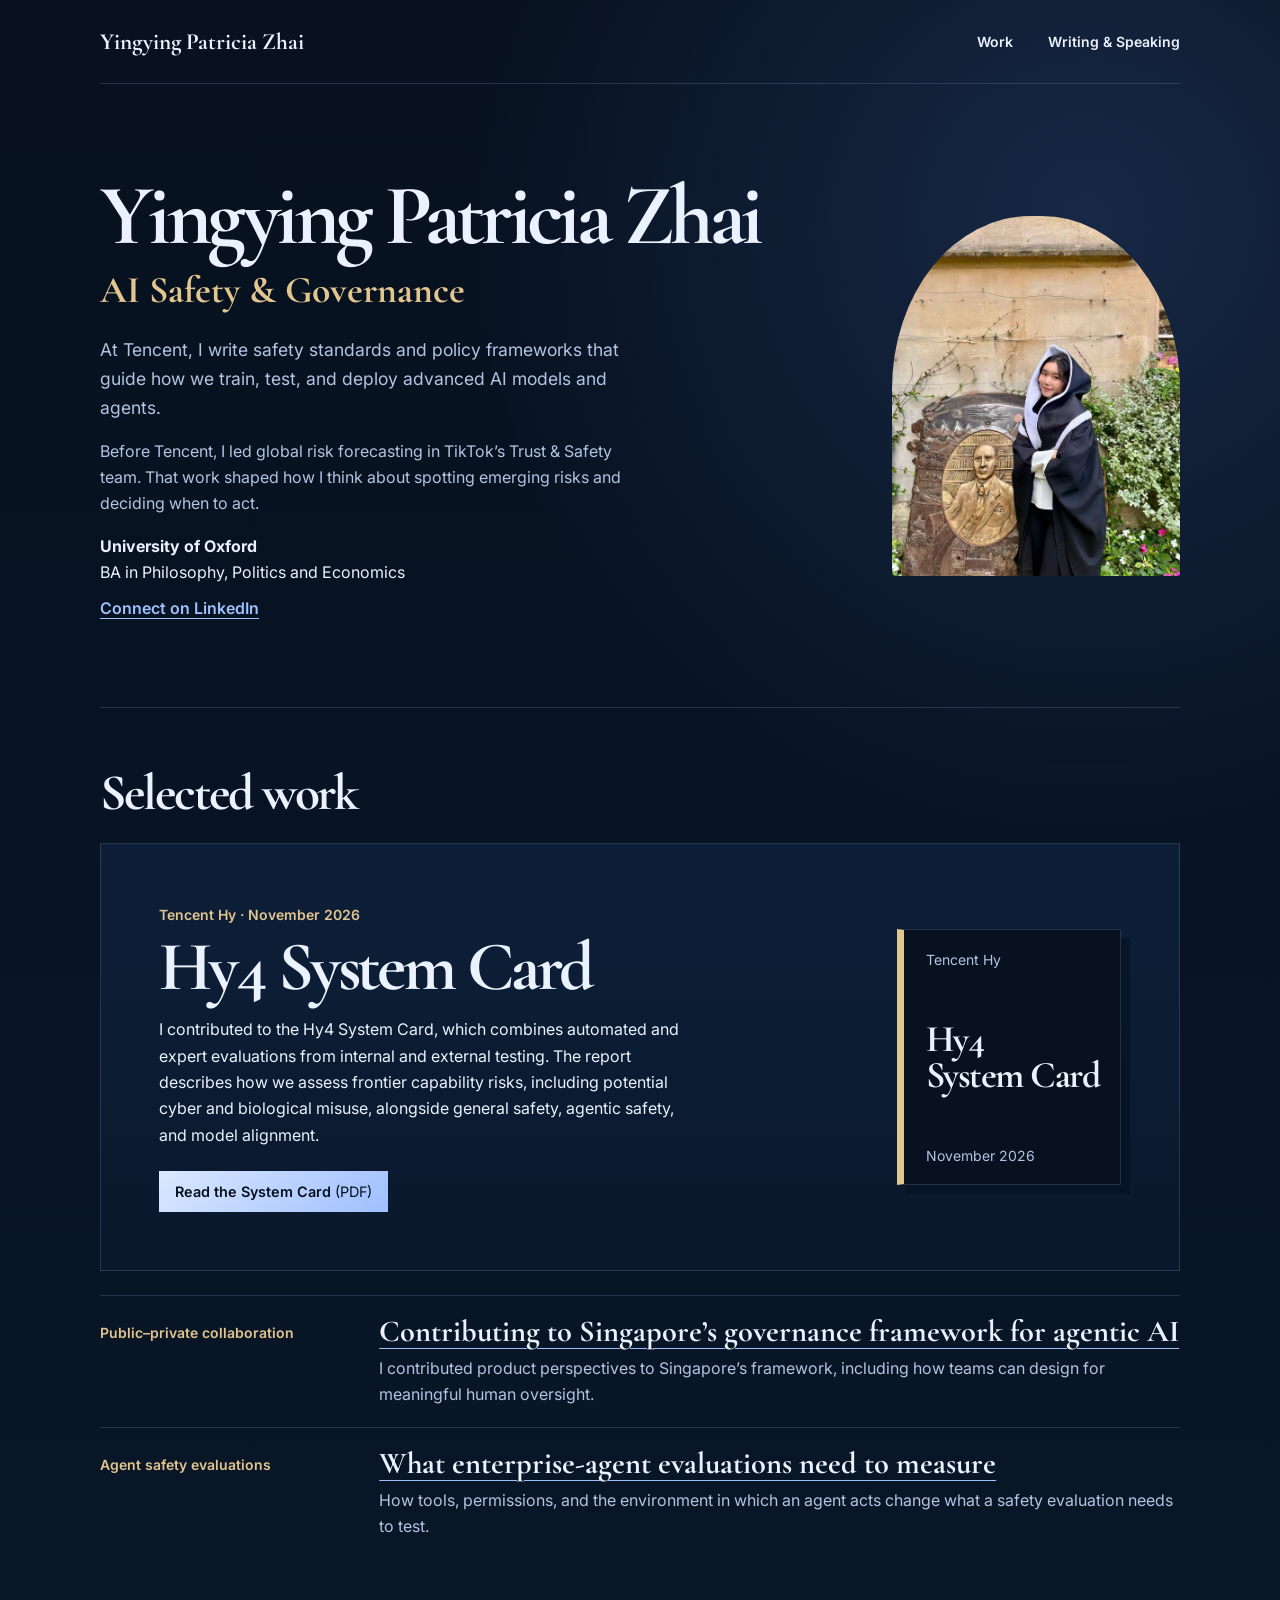
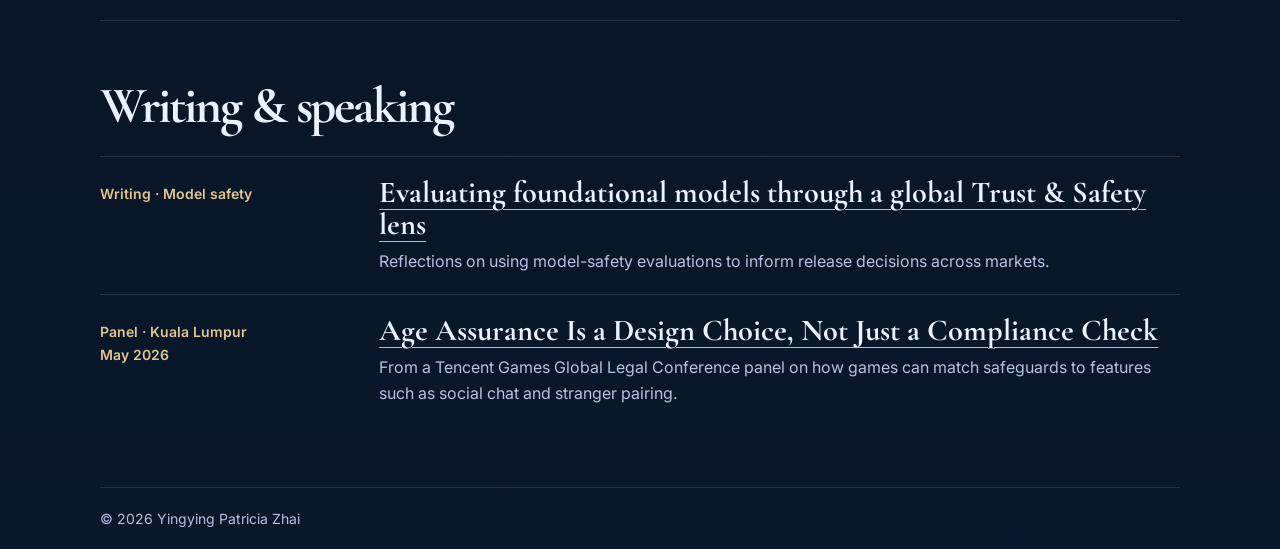
<file: index.html>
<!doctype html>
<html lang="en">
<head>
  <meta charset="utf-8">
  <meta name="viewport" content="width=device-width, initial-scale=1">
  <meta name="description" content="Yingying Patricia Zhai works on AI safety and governance at Tencent. Explore selected work on model evaluation, agentic AI, and human oversight.">
  <title>Yingying Patricia Zhai · AI Safety &amp; Governance</title>
  <link rel="preconnect" href="https://fonts.googleapis.com">
  <link rel="preconnect" href="https://fonts.gstatic.com" crossorigin>
  <link href="https://fonts.googleapis.com/css2?family=Inter:wght@400;500;600;700&amp;family=Cormorant+Garamond:wght@500;600;700&amp;display=swap" rel="stylesheet">
  <link rel="stylesheet" href="home.css">
</head>
<body>
  <a class="skip-link" href="#main">Skip to content</a>
  <header class="site-header wrap">
    <a class="brand" href="index.html">Yingying Patricia Zhai</a>
    <nav aria-label="Main navigation">
      <a href="#work">Work</a>
      <a href="#speaking">Writing &amp; Speaking</a>
    </nav>
  </header>
  <main id="main" class="wrap">
    <section class="hero" id="about" aria-labelledby="page-title">
      <div class="hero-copy">
        <h1 id="page-title">Yingying Patricia Zhai</h1>
        <p class="hero-topic">AI Safety &amp; Governance</p>
        <p class="intro">At Tencent, I write safety standards and policy frameworks that guide how we train, test, and deploy advanced AI models and agents.</p>
        <p class="background">Before Tencent, I led global risk forecasting in TikTok’s Trust &amp; Safety team. That work shaped how I think about spotting emerging risks and deciding when to act.</p>
        <p class="education"><strong>University of Oxford</strong><br>BA in Philosophy, Politics and Economics</p>
        <a class="text-link" href="https://www.linkedin.com/in/yingying-zhai-735212192/">Connect on LinkedIn</a>
      </div>
      <img class="portrait" src="assets/profile-v2.jpg" alt="Portrait of Yingying Patricia Zhai" fetchpriority="high">
    </section>

    <section class="section" id="work" aria-labelledby="work-title">
      <h2 id="work-title">Selected work</h2>
      <article class="featured">
        <div class="featured-copy">
          <p class="meta">Tencent Hy · November 2026</p>
          <h3>Hy4 System Card</h3>
          <p>I contributed to the Hy4 System Card, which combines automated and expert evaluations from internal and external testing. The report describes how we assess frontier capability risks, including potential cyber and biological misuse, alongside general safety, agentic safety, and model alignment.</p>
          <div class="project-links">
            <a class="button" href="https://hy.tencent.ai/Hy4_system_card.pdf">Read the System Card <span>(PDF)</span></a>
            <!-- Add an official blog link here once Tencent publishes the companion post. -->
          </div>
        </div>
        <a class="document-link" href="https://hy.tencent.ai/Hy4_system_card.pdf" aria-label="Open the Hy4 System Card PDF">
          <span class="document" aria-hidden="true">
            <span class="document-publisher">Tencent Hy</span>
            <span class="document-title">Hy4<br>System Card</span>
            <span class="document-date">November 2026</span>
          </span>
        </a>
      </article>
      <div class="entries governance">
        <article class="entry">
          <p class="meta">Public–private collaboration</p>
          <div>
            <h3><a href="https://www.linkedin.com/posts/yingying-zhai-735212192_very-grateful-to-have-worked-with-imdas-ugcPost-7472564820370845698-bLOQ/">Contributing to Singapore’s governance framework for agentic AI</a></h3>
            <p>I contributed product perspectives to Singapore’s framework, including how teams can design for meaningful human oversight.</p>
          </div>
        </article>
        <article class="entry">
          <p class="meta">Agent safety evaluations</p>
          <div>
            <h3><a href="https://www.linkedin.com/posts/yingying-zhai-735212192_agenticai-aievals-aisafety-share-7487468355034062848-gx5T/">What enterprise-agent evaluations need to measure</a></h3>
            <p>How tools, permissions, and the environment in which an agent acts change what a safety evaluation needs to test.</p>
          </div>
        </article>
      </div>
    </section>

    <section class="section" id="speaking" aria-labelledby="speaking-title">
      <h2 id="speaking-title">Writing &amp; speaking</h2>
      <div class="entries">
        <article class="entry">
          <p class="meta">Writing · Model safety</p>
          <div>
            <h3><a href="https://www.linkedin.com/feed/update/urn:li:activity:7490690073794060288/">Evaluating foundational models through a global Trust &amp; Safety lens</a></h3>
            <p>Reflections on using model-safety evaluations to inform release decisions across markets.</p>
          </div>
        </article>
        <article class="entry">
          <p class="meta">Panel · Kuala Lumpur<br>May 2026</p>
          <div>
            <h3><a href="age-assurance.html">Age Assurance Is a Design Choice, Not Just a Compliance Check</a></h3>
            <p>From a Tencent Games Global Legal Conference panel on how games can match safeguards to features such as social chat and stranger pairing.</p>
          </div>
        </article>
      </div>
    </section>

  </main>
  <footer class="wrap">© 2026 Yingying Patricia Zhai</footer>
</body>
</html>
</file>
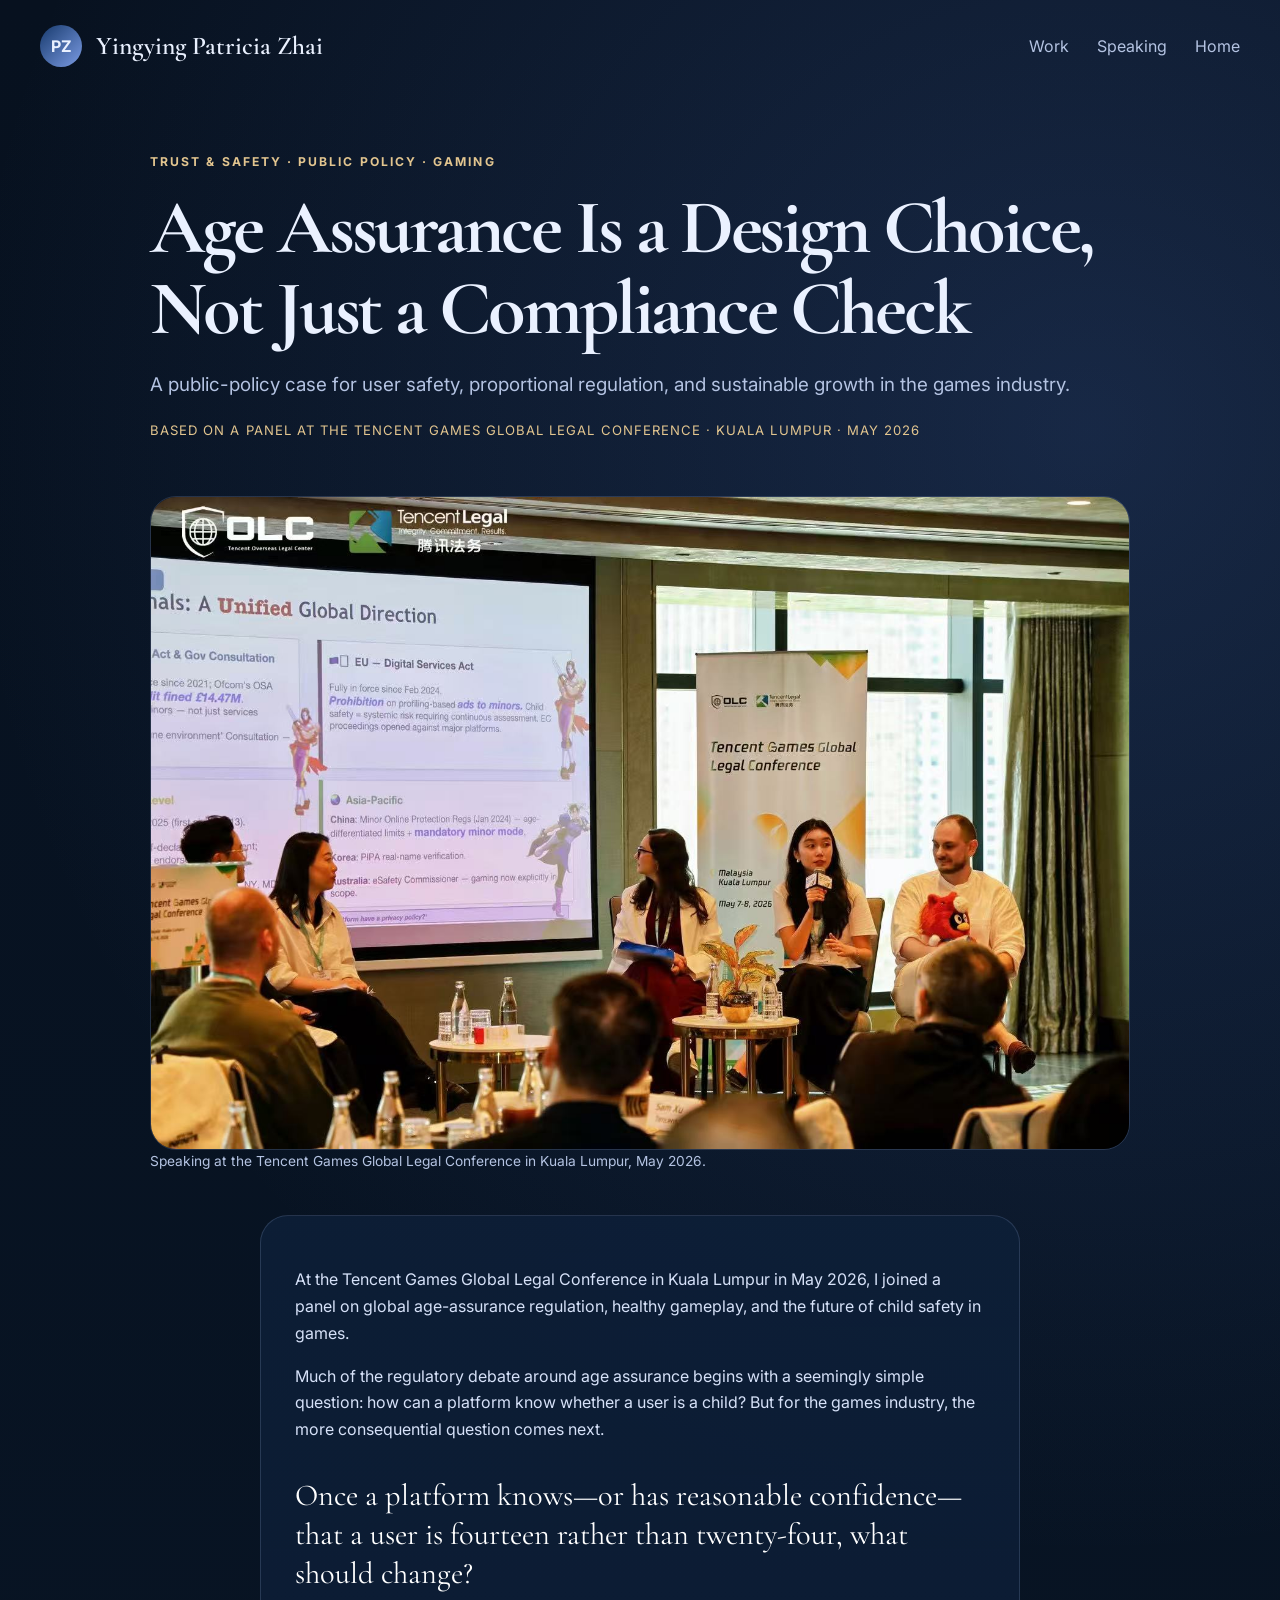
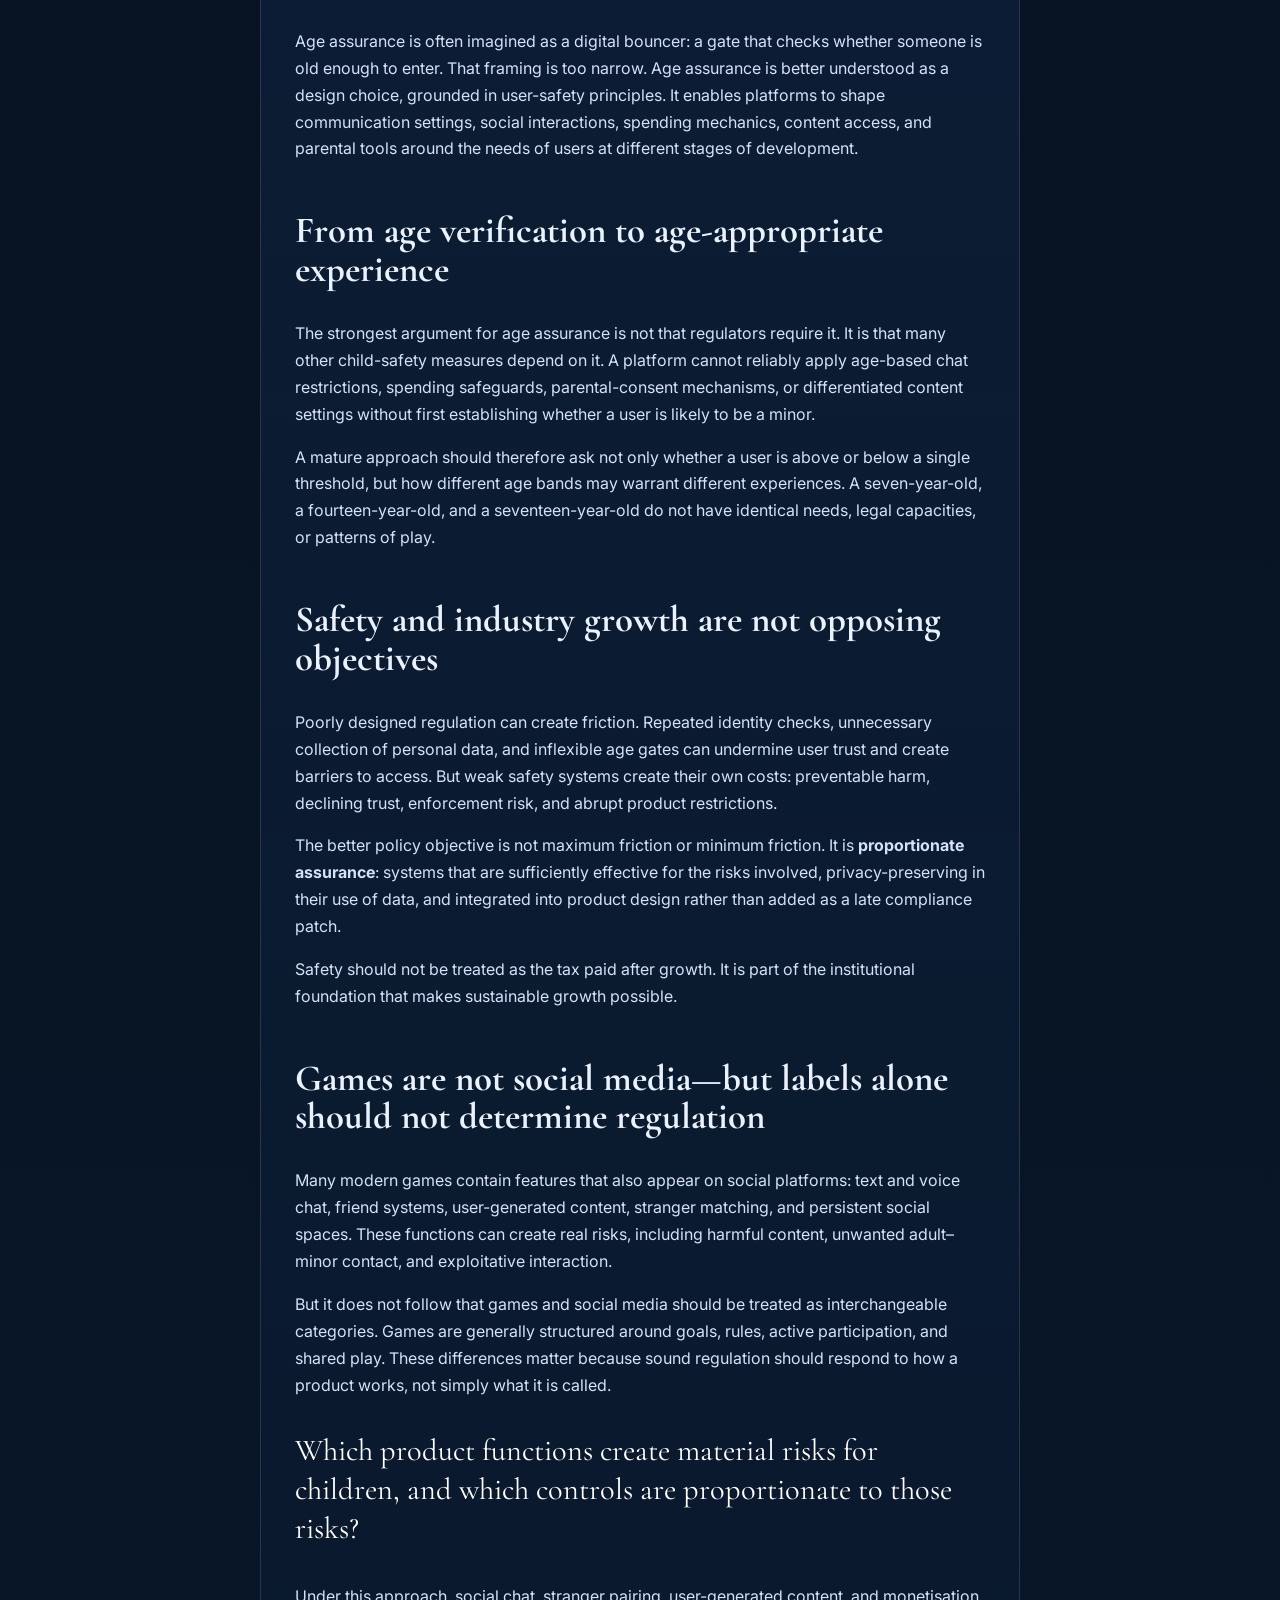
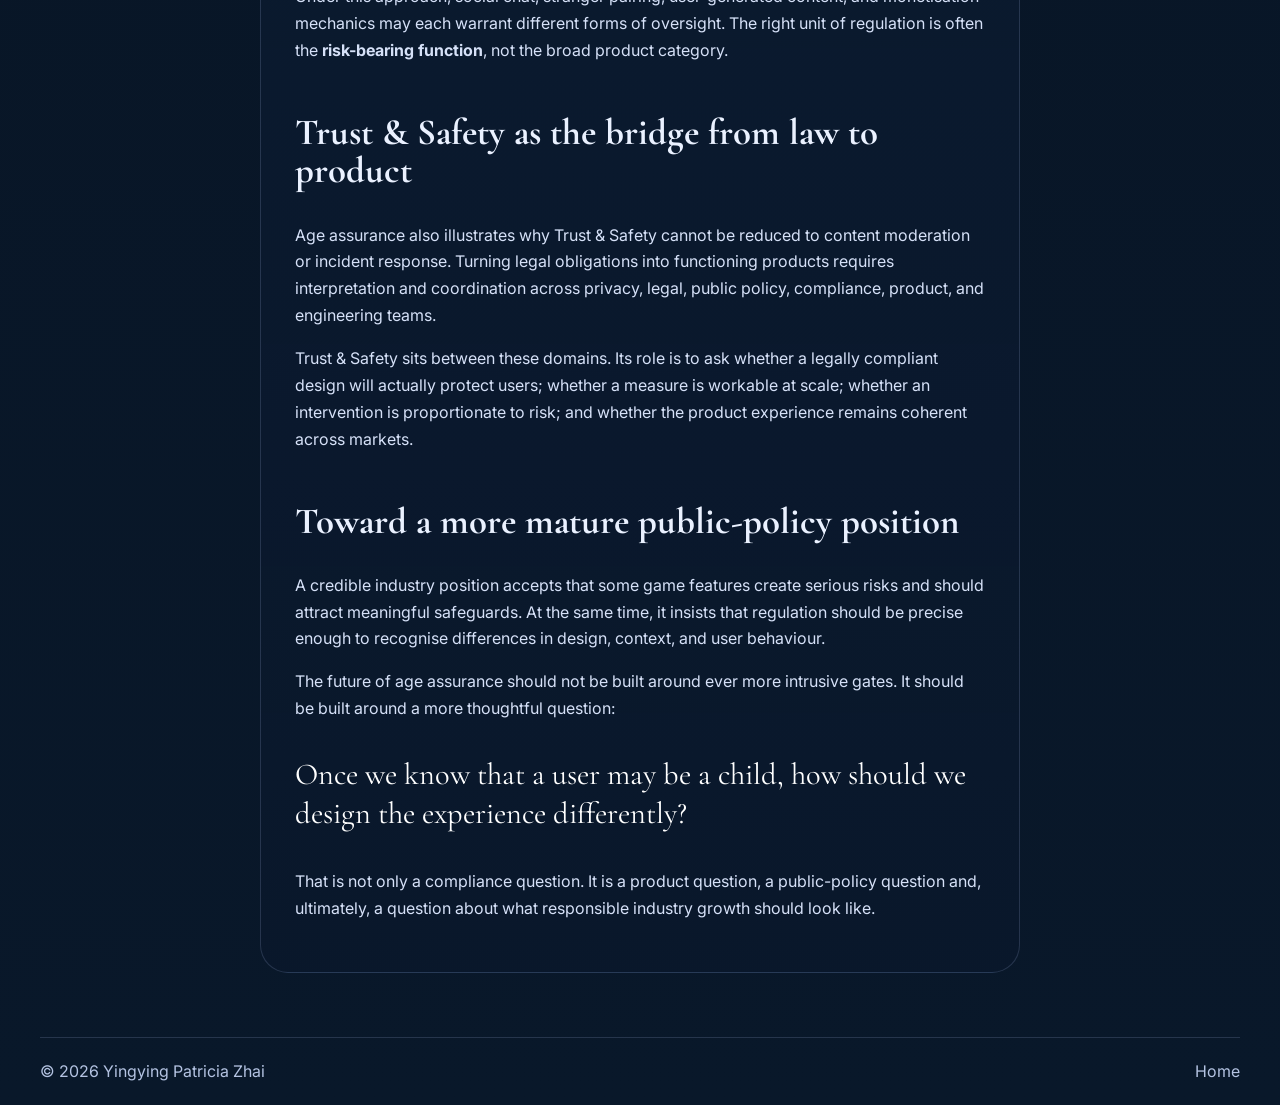
<file: age-assurance.html>
<!DOCTYPE html>
<html lang="en">
<head>
<meta http-equiv="Content-Type" content="text/html; charset=UTF-8">
<meta charset="utf-8">
<meta name="viewport" content="width=device-width,initial-scale=1">
<meta name="description" content="Age assurance is a design choice, not just a compliance check &mdash; Yingying Patricia Zhai">
<title>Age Assurance Is a Design Choice &mdash; Yingying Patricia Zhai</title>
<link rel="preconnect" href="https://fonts.googleapis.com">
<link rel="preconnect" href="https://fonts.gstatic.com" crossorigin>
<link href="https://fonts.googleapis.com/css2?family=Inter:wght@400;500;600;700&amp;family=Cormorant+Garamond:wght@500;600;700&amp;display=swap" rel="stylesheet">
<link rel="stylesheet" href="styles.css">
</head>
<body>
<header class="site-header"><a class="brand" href="index.html"><span class="brand-mark">PZ</span><span class="brand-text">Yingying Patricia Zhai</span></a><nav><a href="index.html#work">Work</a><a href="index.html#speaking">Speaking</a><a href="index.html">Home</a></nav></header><main class="article-shell"><article class="article"><header class="article-header"><p class="eyebrow">Trust &amp; Safety &middot; Public policy &middot; Gaming</p>
<h1>Age Assurance Is a Design Choice, Not Just a Compliance Check</h1>
<p class="article-subtitle">A public-policy case for user safety, proportional regulation, and sustainable growth in the games industry.</p>
<p class="meta">Based on a panel at the Tencent Games Global Legal Conference &middot; Kuala Lumpur &middot; May 2026</p></header><figure class="article-figure"><img src="./assets/kl-panel-v2.jpg" alt="Yingying Patricia Zhai speaking at the Tencent Games Global Legal Conference in Kuala Lumpur"><figcaption>Speaking at the Tencent Games Global Legal Conference in Kuala Lumpur, May 2026.</figcaption></figure><div class="article-body">
<p>At the Tencent Games Global Legal Conference in Kuala Lumpur in May 2026, I joined a panel on global age-assurance regulation, healthy gameplay, and the future of child safety in games.</p>
<p>Much of the regulatory debate around age assurance begins with a seemingly simple question: how can a platform know whether a user is a child? But for the games industry, the more consequential question comes next.</p>
<p class="pullquote">Once a platform knows&mdash;or has reasonable confidence&mdash;that a user is fourteen rather than twenty-four, what should change?</p>
<p>Age assurance is often imagined as a digital bouncer: a gate that checks whether someone is old enough to enter. That framing is too narrow. Age assurance is better understood as a design choice, grounded in user-safety principles. It enables platforms to shape communication settings, social interactions, spending mechanics, content access, and parental tools around the needs of users at different stages of development.</p>
<h2>From age verification to age-appropriate experience</h2>
<p>The strongest argument for age assurance is not that regulators require it. It is that many other child-safety measures depend on it. A platform cannot reliably apply age-based chat restrictions, spending safeguards, parental-consent mechanisms, or differentiated content settings without first establishing whether a user is likely to be a minor.</p>
<p>A mature approach should therefore ask not only whether a user is above or below a single threshold, but how different age bands may warrant different experiences. A seven-year-old, a fourteen-year-old, and a seventeen-year-old do not have identical needs, legal capacities, or patterns of play.</p>
<h2>Safety and industry growth are not opposing objectives</h2>
<p>Poorly designed regulation can create friction. Repeated identity checks, unnecessary collection of personal data, and inflexible age gates can undermine user trust and create barriers to access. But weak safety systems create their own costs: preventable harm, declining trust, enforcement risk, and abrupt product restrictions.</p>
<p>The better policy objective is not maximum friction or minimum friction. It is <strong>proportionate assurance</strong>: systems that are sufficiently effective for the risks involved, privacy-preserving in their use of data, and integrated into product design rather than added as a late compliance patch.</p>
<p>Safety should not be treated as the tax paid after growth. It is part of the institutional foundation that makes sustainable growth possible.</p>
<h2>Games are not social media&mdash;but labels alone should not determine regulation</h2>
<p>Many modern games contain features that also appear on social platforms: text and voice chat, friend systems, user-generated content, stranger matching, and persistent social spaces. These functions can create real risks, including harmful content, unwanted adult&ndash;minor contact, and exploitative interaction.</p>
<p>But it does not follow that games and social media should be treated as interchangeable categories. Games are generally structured around goals, rules, active participation, and shared play. These differences matter because sound regulation should respond to how a product works, not simply what it is called.</p>
<p class="pullquote">Which product functions create material risks for children, and which controls are proportionate to those risks?</p>
<p>Under this approach, social chat, stranger pairing, user-generated content, and monetisation mechanics may each warrant different forms of oversight. The right unit of regulation is often the <strong>risk-bearing function</strong>, not the broad product category.</p>
<h2>Trust &amp; Safety as the bridge from law to product</h2>
<p>Age assurance also illustrates why Trust &amp; Safety cannot be reduced to content moderation or incident response. Turning legal obligations into functioning products requires interpretation and coordination across privacy, legal, public policy, compliance, product, and engineering teams.</p>
<p>Trust &amp; Safety sits between these domains. Its role is to ask whether a legally compliant design will actually protect users; whether a measure is workable at scale; whether an intervention is proportionate to risk; and whether the product experience remains coherent across markets.</p>
<h2>Toward a more mature public-policy position</h2>
<p>A credible industry position accepts that some game features create serious risks and should attract meaningful safeguards. At the same time, it insists that regulation should be precise enough to recognise differences in design, context, and user behaviour.</p>
<p>The future of age assurance should not be built around ever more intrusive gates. It should be built around a more thoughtful question:</p>
<p class="pullquote">Once we know that a user may be a child, how should we design the experience differently?</p>
<p>That is not only a compliance question. It is a product question, a public-policy question and, ultimately, a question about what responsible industry growth should look like.</p>
</div></article></main><footer><span>&copy; 2026 Yingying Patricia Zhai</span><a href="index.html">Home</a></footer>
</body>
</html>
</file>
<file: home.css>
:root {
  color-scheme: dark;
  --background: #07111f;
  --ink: #eaf1ff;
  --muted: #b4c3e2;
  --gold: #e2c58f;
  --link: #9fbfff;
  --rule: rgba(187, 207, 255, .16);
  --panel: #0d1f38;
  --button-ink: #05101f;
  --serif: "Cormorant Garamond", Georgia, serif;
  font-family: Inter, system-ui, sans-serif;
  color: var(--ink);
  background: var(--background);
}
* { box-sizing: border-box; }
body {
  margin: 0;
  background: radial-gradient(circle at 85% 10%, rgba(81, 120, 202, .22), transparent 28%),
    linear-gradient(180deg, var(--background), #09182a);
}
a { color: var(--link); text-underline-offset: .24em; }
a:hover { text-decoration-thickness: 2px; }
a:focus-visible { outline: 2px solid var(--link); outline-offset: 5px; }
h1, h2, h3, p { margin: 0; }
h1, h2, h3 { font-family: var(--serif); font-weight: 700; line-height: 1; }
p { line-height: 1.65; }
.wrap { width: min(100% - 4rem, 67.5rem); margin-inline: auto; }
.skip-link { position: absolute; top: .75rem; left: 1rem; padding: .6rem; background: var(--background); transform: translateY(-200%); }
.skip-link:focus { transform: translateY(0); }
.site-header, footer { display: flex; justify-content: space-between; align-items: center; gap: 1.25rem; }
.site-header { min-height: 5.25rem; border-bottom: 1px solid var(--rule); }
.site-header a { color: var(--ink); text-decoration: none; }
.site-header a:hover { text-decoration: underline; }
.brand { font-family: var(--serif); font-size: 1.45rem; font-weight: 700; white-space: nowrap; }
nav { display: flex; flex-wrap: wrap; gap: .55rem clamp(.9rem, 2.7vw, 2.25rem); font-size: .875rem; font-weight: 600; }
.hero { display: grid; grid-template-columns: minmax(0, 1fr) clamp(12rem, 25vw, 18rem); align-items: center; gap: clamp(2rem, 8vw, 7rem); padding-block: clamp(3rem, 7vw, 6.25rem); }
h1 { font-size: clamp(2.7rem, 6.7vw, 5.5rem); letter-spacing: -.055em; }
.hero-topic { margin-top: .6rem; font-family: var(--serif); font-size: clamp(1.55rem, 3.2vw, 2.35rem); font-weight: 700; color: var(--gold); line-height: 1.15; }
.intro { max-width: 34rem; margin-top: 1.4rem; color: var(--muted); font-size: clamp(1rem, 1.5vw, 1.1rem); }
.background { max-width: 34rem; margin-top: 1rem; color: var(--muted); }
.education { margin-block: 1rem .75rem; }
.portrait { width: 100%; aspect-ratio: 4 / 5; display: block; object-fit: cover; object-position: center 39%; border-radius: 48% 48% .2rem .2rem; background: var(--panel); }
.section { border-top: 1px solid var(--rule); padding-block: clamp(2rem, 5vw, 3.75rem); }
h2 { margin-bottom: 1.5rem; font-size: clamp(2.2rem, 4.4vw, 3.2rem); letter-spacing: -.04em; }
.featured { display: grid; grid-template-columns: minmax(0, 1fr) 14rem; gap: clamp(2rem, 5vw, 4rem); align-items: center; padding: clamp(1.5rem, 5vw, 3.65rem); background: linear-gradient(180deg, var(--panel), #0a182c); border: 1px solid var(--rule); }
.meta { font-size: .875rem; color: var(--gold); font-weight: 600; }
.featured h3 { font-size: clamp(2.55rem, 6vw, 4.35rem); letter-spacing: -.045em; margin-block: .45rem .85rem; }
.featured-copy > p:last-of-type { max-width: 33rem; }
.project-links { display: flex; flex-wrap: wrap; gap: .85rem; margin-top: 1.4rem; }
.button { display: inline-block; padding: .75rem 1rem; background: linear-gradient(135deg, #dbe8ff, var(--link)); color: var(--button-ink); text-decoration: none; font-weight: 600; font-size: .9rem; }
.button:hover { text-decoration: underline; }
.button span { font-weight: 400; }
.document-link { display: block; color: inherit; text-decoration: none; }
.document { display: flex; flex-direction: column; justify-content: space-between; min-height: 16rem; padding: 1.3rem 1.1rem 1.25rem 1.4rem; background: var(--background); border: 1px solid var(--rule); border-left: .45rem solid var(--gold); box-shadow: .55rem .55rem rgba(5, 16, 31, .55); }
.document-link:hover .document-title { text-decoration: underline; text-decoration-thickness: 1px; }
.document-publisher, .document-date { color: var(--muted); font-size: .875rem; }
.document-title { font: 700 2.35rem/.94 var(--serif); letter-spacing: -.04em; }
.governance { margin-top: 1.5rem; }
.entry { display: grid; grid-template-columns: minmax(9rem, 24%) minmax(0, 1fr); gap: 1.25rem; padding-block: 1.25rem; border-top: 1px solid var(--rule); }
.entry .meta { padding-top: .3rem; }
.entry h3 { font-size: clamp(1.55rem, 3.1vw, 1.9rem); line-height: 1.06; }
.entry h3 a { color: var(--ink); text-decoration-color: var(--link); text-decoration-thickness: 1px; }
.entry h3 a:hover { color: var(--link); text-decoration-thickness: 2px; }
.entry div p { color: var(--muted); margin-top: .4rem; }
.text-link { font-weight: 600; }
footer { border-top: 1px solid var(--rule); padding-block: 1.4rem; font-size: .875rem; color: var(--muted); }
@media (max-width: 43rem) {
  .wrap { width: calc(100% - 2rem); }
  .site-header { align-items: flex-start; flex-direction: column; justify-content: center; padding-block: .8rem; gap: .4rem; }
  .hero { grid-template-columns: 1fr; gap: 1.65rem; }
  .portrait { width: min(55%, 13rem); }
  .featured { grid-template-columns: 1fr; }
  .document-link { width: min(100%, 12rem); }
  .document { min-height: 13rem; }
  .entry { grid-template-columns: 1fr; gap: .45rem; }
}
</file>
<file: styles.css>
:root{--bg:#07111f;--panel:#0d1f38;--ink:#eaf1ff;--muted:#b4c3e2;--line:rgba(187,207,255,.16);--gold:#e2c58f;--max:1200px}*{box-sizing:border-box}html{scroll-behavior:smooth}body{margin:0;font-family:Inter,system-ui,sans-serif;line-height:1.68;color:var(--ink);background:radial-gradient(circle at 85% 10%,rgba(81,120,202,.22),transparent 28%),linear-gradient(180deg,#07111f,#09182a);overflow-x:hidden}a{color:inherit}.site-header,main,footer{width:min(var(--max),calc(100% - 48px));margin:auto}.site-header{min-height:92px;display:flex;align-items:center;justify-content:space-between}.brand{display:flex;gap:14px;align-items:center;text-decoration:none}.brand-mark{width:42px;height:42px;border-radius:50%;display:grid;place-items:center;background:linear-gradient(135deg,#173a6d,#7b9be3);font-weight:700}.brand-text,h1,h2,h3{font-family:'Cormorant Garamond',serif}.brand-text{font-size:1.6rem;font-weight:600}nav{display:flex;gap:28px}nav a{text-decoration:none;color:var(--muted)}.hero{display:grid;grid-template-columns:.78fr 1.22fr;gap:54px;align-items:center;padding:48px 0 96px}.portrait-frame{padding:14px;max-width:430px;margin:auto;border:1px solid var(--line);border-radius:180px 180px 34px 34px;background:rgba(255,255,255,.035);box-shadow:0 30px 100px rgba(0,0,0,.35)}.portrait-frame img{display:block;width:100%;border-radius:158px 158px 22px 22px}.eyebrow{margin:0 0 16px;text-transform:uppercase;letter-spacing:.17em;font-size:.76rem;font-weight:700;color:var(--gold)}h1,h2,h3{line-height:1.05;margin-top:0}.hero h1{font-size:clamp(4rem,8vw,7.2rem);letter-spacing:-.045em;margin-bottom:24px}.intro{max-width:760px;font-size:1.22rem;color:var(--muted)}.chips,.actions{display:flex;flex-wrap:wrap;gap:10px;margin-top:26px}.chips span,.pill{padding:8px 12px;border-radius:999px;border:1px solid var(--line);color:var(--muted);font-size:.82rem}.button{display:inline-flex;min-height:48px;padding:0 18px;align-items:center;border:1px solid var(--line);border-radius:999px;text-decoration:none}.primary{background:linear-gradient(135deg,#dbe8ff,#9fbfff);color:#05101f;font-weight:700}.section{padding:42px 0 100px}.section-head{display:grid;grid-template-columns:.8fr 1.2fr;gap:48px;align-items:end;margin-bottom:30px}.section-head h2{font-size:clamp(2.8rem,4.8vw,4.8rem);margin-bottom:0}.single-line-heading{font-size:clamp(2.3rem,4vw,4.8rem);white-space:nowrap}.section-head>p{color:var(--muted);font-size:1.06rem;margin:0 0 8px}.work-grid{display:grid;grid-template-columns:1fr 1fr;gap:20px}.card,.speaking-card{border:1px solid var(--line);border-radius:28px;background:linear-gradient(180deg,rgba(13,31,56,.9),rgba(10,24,44,.72));box-shadow:0 30px 100px rgba(0,0,0,.28)}.card{padding:30px;display:flex;flex-direction:column}.accent{background:linear-gradient(180deg,rgba(19,44,78,.94),rgba(10,24,44,.74))}.topline{display:flex;justify-content:space-between;align-items:center;margin-bottom:26px;color:var(--gold);font-weight:700}.card h3,.speaking-card h3{font-size:2rem;margin-bottom:14px}.card p,.speaking-card p{color:var(--muted)}.links{display:flex;flex-direction:column;gap:14px;margin-top:auto}.links a,.feature{display:block;text-decoration:none;border:1px solid var(--line);background:rgba(255,255,255,.03);padding:18px;border-radius:18px;transition:.2s ease}.links a:hover,.feature:hover{transform:translateY(-1px);background:rgba(255,255,255,.065)}small{display:block;text-transform:uppercase;letter-spacing:.12em;color:var(--gold);font-weight:700;margin-bottom:7px}.links strong,.feature strong{display:block;margin-bottom:7px}.links span,.feature span{color:var(--muted);font-size:.92rem}.framework{grid-column:1/-1;display:grid;grid-template-columns:.9fr 1.1fr;gap:42px;align-items:center}.framework .topline{grid-column:1/-1}.speaking-card{display:grid;grid-template-columns:1.1fr .9fr;overflow:hidden}.speaking-card img{width:100%;height:100%;min-height:460px;object-fit:cover}.speaking-card>div{padding:34px;display:flex;flex-direction:column;justify-content:center}.meta{color:var(--gold)!important;text-transform:uppercase;letter-spacing:.08em;font-size:.82rem}.speaking-card a{font-weight:700;text-decoration:none}footer{min-height:96px;border-top:1px solid var(--line);display:flex;align-items:center;justify-content:space-between;color:var(--muted)}footer a{text-decoration:none}.article-shell{max-width:980px}.article{padding:20px 0 100px}.article-header{padding:40px 0 10px}.article-header h1{font-size:clamp(3rem,6vw,5.6rem);letter-spacing:-.04em;margin-bottom:18px}.article-subtitle{color:var(--muted);font-size:1.18rem}.article-figure{margin:32px 0 42px}.article-figure img{width:100%;border-radius:26px;border:1px solid var(--line)}figcaption{color:var(--muted);font-size:.86rem}.article-body{max-width:760px;margin:auto;padding:34px;border:1px solid var(--line);border-radius:28px;background:linear-gradient(180deg,rgba(13,31,56,.88),rgba(10,24,44,.72))}.article-body h2{font-size:2.3rem;margin-top:50px}.article-body p{color:#d6e1f8}.pullquote{font-family:'Cormorant Garamond',serif;font-size:1.9rem;line-height:1.28;color:#fff!important;margin:34px 0!important}@media(max-width:900px){.site-header{gap:12px 24px;flex-wrap:wrap}nav{gap:20px;flex-wrap:wrap}nav a{display:inline-flex;align-items:center;min-height:44px}.hero,.section-head,.work-grid,.framework,.speaking-card{grid-template-columns:1fr}.hero{padding-top:20px}.portrait-frame{max-width:360px}.framework{grid-column:auto}.speaking-card img{min-height:320px}.single-line-heading{white-space:normal}}@media(max-width:560px){.site-header,main,footer{width:calc(100% - 26px)}.hero h1{font-size:3.7rem}.intro{font-size:1.05rem}.section{padding-bottom:72px}.card,.article-body{padding:24px}footer{flex-direction:column;justify-content:center;align-items:flex-start;gap:8px}}
/* compact footer repair */
#speaking.section{padding-bottom:56px} footer{min-height:68px} .article{padding-bottom:64px} .article-figure img{display:block} @media(max-width:560px){footer{min-height:72px}}

@media(max-width:560px){
  .site-header{align-items:flex-start;flex-direction:column;justify-content:center;gap:0;padding:12px 0 0}
}
</file>
